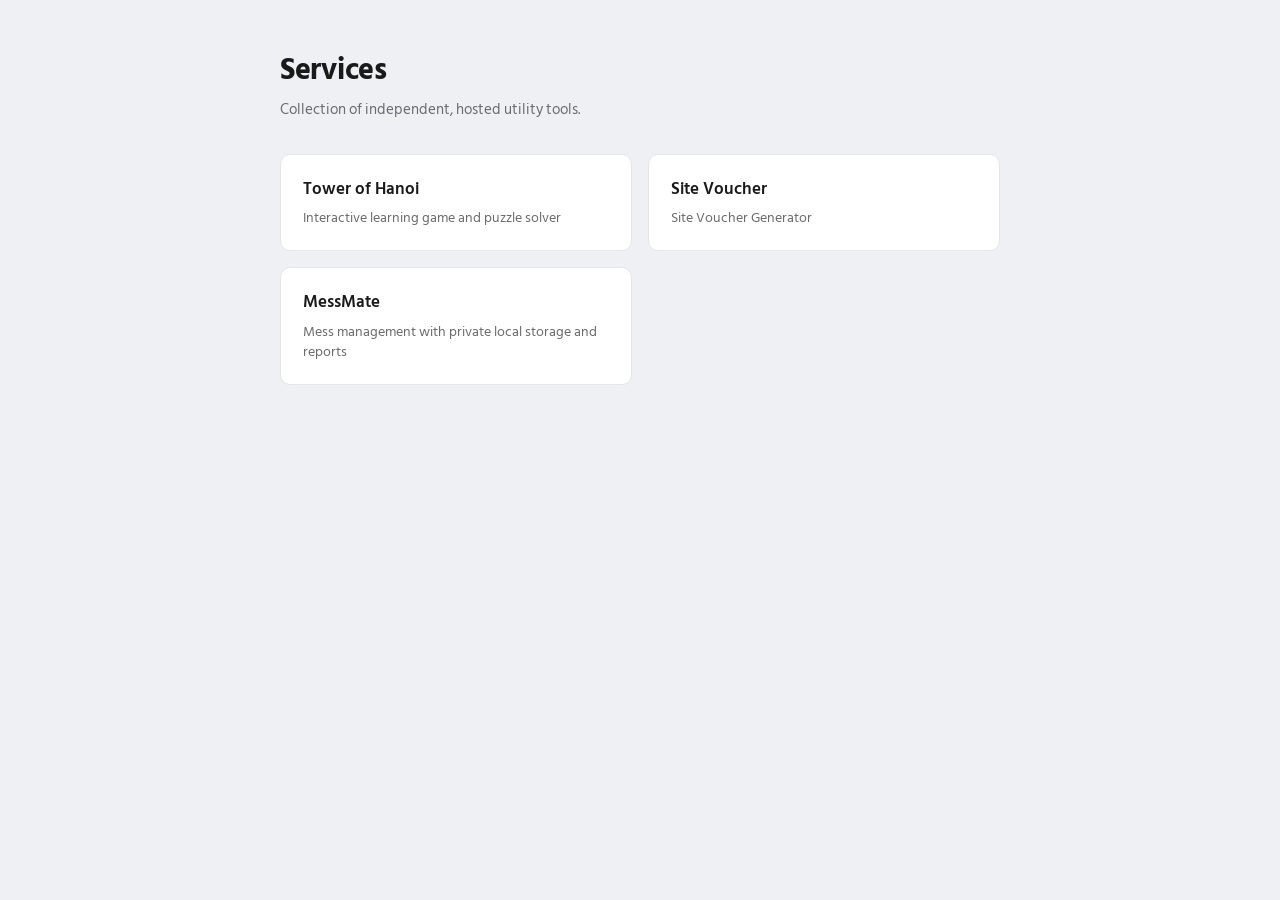
<file: index.html>
<!DOCTYPE html>
<html lang="en">
<head>
<meta charset="UTF-8" />
<meta name="viewport" content="width=device-width, initial-scale=1.0" />
<title>Services</title>
<link rel="preconnect" href="https://fonts.googleapis.com">
<link rel="preconnect" href="https://fonts.gstatic.com" crossorigin>
<link href="https://fonts.googleapis.com/css2?family=Hind+Siliguri:wght@400;500;600;700&display=swap" rel="stylesheet">
<style>
  :root {
    --font: 'Hind Siliguri', system-ui, sans-serif;
    --ink: #1a1a1a;
    --muted: #6b6b6b;
    --bg: #eef0f3;
    --card: #fff;
    --border: #e3e6eb;
  }
  * { box-sizing: border-box; margin: 0; padding: 0; }
  html, body {
    font-family: var(--font);
    color: var(--ink);
    -webkit-font-smoothing: antialiased;
    -moz-osx-font-smoothing: grayscale;
    text-rendering: optimizeLegibility;
  }
  body {
    background: var(--bg);
    min-height: 100vh;
    padding: 48px 20px;
    line-height: 1.5;
  }
  .wrap { max-width: 720px; margin: 0 auto; }
  h1 {
    font-size: 30px;
    font-weight: 700;
    margin-bottom: 6px;
    letter-spacing: -0.3px;
  }
  .sub {
    color: var(--muted);
    margin-bottom: 32px;
    font-size: 15px;
  }
  .grid {
    display: grid;
    grid-template-columns: repeat(auto-fill, minmax(240px, 1fr));
    gap: 16px;
  }
  .card {
    display: block;
    background: var(--card);
    padding: 22px;
    border-radius: 10px;
    border: 1px solid var(--border);
    text-decoration: none;
    color: inherit;
    transition: transform 0.15s ease, box-shadow 0.15s ease, border-color 0.15s ease;
  }
  .card:hover {
    transform: translateY(-2px);
    box-shadow: 0 4px 14px rgba(0,0,0,0.08);
    border-color: #c9d1db;
  }
  .card h2 { font-size: 17px; font-weight: 600; margin-bottom: 6px; }
  .card p { font-size: 14px; color: var(--muted); line-height: 1.45; }
</style>
</head>
<body>
<div class="wrap">
  <h1>Services</h1>
  <p class="sub">Collection of independent, hosted utility tools.</p>
  <div class="grid">
    <a class="card" href="learn_th/">
      <h2>Tower of Hanoi</h2>
      <p>Interactive learning game and puzzle solver</p>
    </a>
    <a class="card" href="voucher/">
      <h2>Site Voucher</h2>
      <p>Site Voucher Generator</p>
    </a>
    <a class="card" href="messmate/">
      <h2>MessMate</h2>
      <p>Mess management with private local storage and reports</p>
    </a>
  </div>
</div>
</body>
</html>
</file>
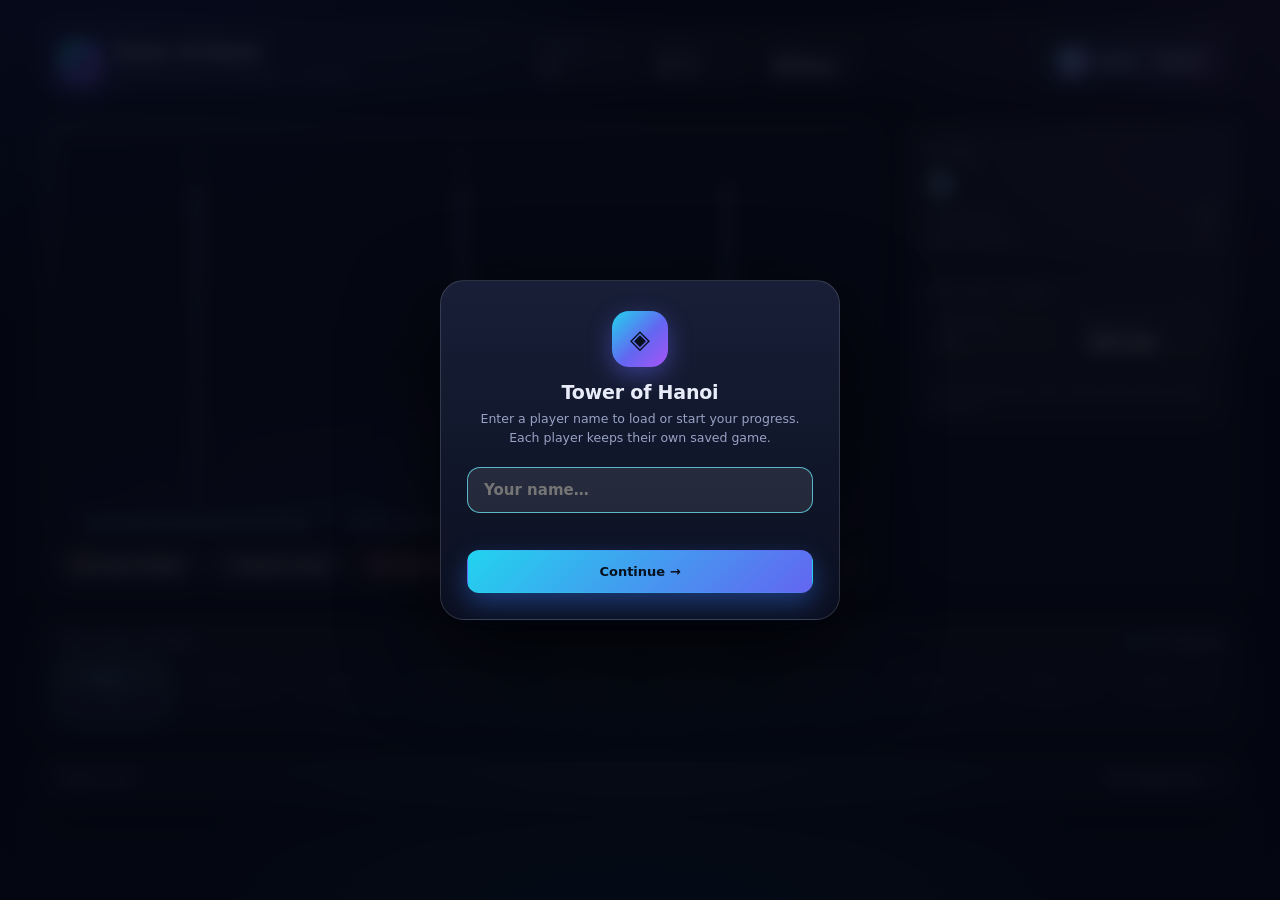
<file: learn_th/index.html>
<!DOCTYPE html>
<html lang="en">
<head>
<meta charset="UTF-8">
<meta name="viewport" content="width=device-width, initial-scale=1">
<title>Tower of Hanoi — Modern</title>
<style>
  *,*::before,*::after{box-sizing:border-box}
  html,body{height:100%}
  body{
    margin:0;
    font-family:'Inter',ui-sans-serif,system-ui,-apple-system,'Segoe UI',Roboto,sans-serif;
    color:#e8ecf8;
    background:
      radial-gradient(1100px 700px at 8% -10%, rgba(56,89,255,.28), transparent 60%),
      radial-gradient(900px 700px at 105% 0%, rgba(168,85,247,.22), transparent 55%),
      radial-gradient(900px 700px at 50% 115%, rgba(34,211,238,.16), transparent 60%),
      #070b18;
    min-height:100vh;
    display:flex;justify-content:center;
    padding:22px 16px 44px;
    -webkit-font-smoothing:antialiased;
  }

  /* ================= LAYOUT ================= */
  .app{
    width:min(1200px,100%);
    display:grid;
    grid-template-columns:minmax(0,1fr) 340px;
    grid-template-rows:auto auto auto auto;
    grid-template-areas:
      "top    top"
      "board  dash"
      "levels levels"
      "log    log";
    gap:16px;
    align-content:start;
  }
  .topbar{grid-area:top}
  .board-wrap{grid-area:board}
  .dash{grid-area:dash}
  .levels-card{grid-area:levels}
  .log-card{grid-area:log}

  .card,.topbar{
    background:linear-gradient(180deg, rgba(255,255,255,.055), rgba(255,255,255,.018));
    border:1px solid rgba(255,255,255,.1);
    border-radius:20px;
    backdrop-filter:blur(12px);
    -webkit-backdrop-filter:blur(12px);
    box-shadow:0 20px 50px rgba(0,0,0,.35), inset 0 1px 0 rgba(255,255,255,.07);
  }

  /* ================= TOPBAR ================= */
  .topbar{
    display:flex;align-items:center;justify-content:space-between;
    gap:16px;flex-wrap:wrap;padding:14px 18px;
  }
  .brand{display:flex;align-items:center;gap:12px;min-width:0}
  .logo{
    width:44px;height:44px;border-radius:14px;display:grid;place-items:center;
    font-size:20px;font-weight:900;color:#08101f;
    background:linear-gradient(135deg,#22d3ee,#6366f1 55%,#a855f7);
    box-shadow:0 8px 24px rgba(99,102,241,.45);
    flex-shrink:0;
  }
  h1{font-size:17px;margin:0;font-weight:700;letter-spacing:.2px}
  .tagline{margin:3px 0 0;font-size:11.5px;color:#8b96b8}

  .user-chip{
    display:flex;align-items:center;gap:10px;
    padding:6px 8px 6px 14px;border-radius:13px;
    background:linear-gradient(135deg, rgba(34,211,238,.16), rgba(168,85,247,.16));
    border:1px solid rgba(255,255,255,.14);
    flex-shrink:0;
  }
  .user-chip .avatar{
    width:28px;height:28px;border-radius:9px;display:grid;place-items:center;
    font-size:13px;font-weight:800;color:#08101f;
    background:linear-gradient(135deg,#7dd3fc,#a78bfa);
    flex-shrink:0;
  }
  .user-chip .name{
    font-size:12.5px;font-weight:700;max-width:140px;
    overflow:hidden;text-overflow:ellipsis;white-space:nowrap;
  }
  .user-chip button{
    appearance:none;font:inherit;font-size:11px;font-weight:600;
    padding:6px 10px;border-radius:9px;cursor:pointer;color:#e8ecf8;
    border:1px solid rgba(255,255,255,.14);
    background:rgba(255,255,255,.06);
    transition:background .15s;
    flex-shrink:0;
  }
  .user-chip button:hover{background:rgba(255,255,255,.14)}

  .hud{display:flex;gap:10px;flex-wrap:wrap}
  .hud-item{
    min-width:104px;padding:8px 13px;border-radius:13px;
    background:rgba(255,255,255,.045);
    border:1px solid rgba(255,255,255,.09);
    display:flex;flex-direction:column;gap:2px;
  }
  .hud-label{font-size:10px;letter-spacing:.14em;text-transform:uppercase;color:#7d89ad}
  .hud-value{font-size:15px;font-weight:700;font-variant-numeric:tabular-nums;transition:color .2s}
  .hud-value.danger{color:#ff7a90}

  /* ================= BOARD ================= */
  .board-wrap{padding:16px;display:flex;flex-direction:column;gap:14px}
  .board{
    position:relative;
    display:flex;
    align-items:stretch;
    gap:12px;
    height:400px;
    padding:16px 12px 0;
    border-radius:16px;
    background:
      radial-gradient(120% 80% at 50% 112%, rgba(99,102,241,.18), transparent 70%),
      linear-gradient(180deg, rgba(8,12,26,.55), rgba(8,12,26,.22));
    border:1px solid rgba(255,255,255,.07);
    overflow:hidden;
    user-select:none;
    -webkit-tap-highlight-color:transparent;
  }
  .peg{
    position:relative;flex:1;height:100%;cursor:pointer;
    border-radius:14px;
    transition:background .2s, box-shadow .2s;
  }
  .peg:hover{background:rgba(255,255,255,.035)}
  .peg.active{background:rgba(110,231,249,.07);box-shadow:inset 0 0 0 1px rgba(110,231,249,.35)}
  .rod{
    position:absolute;left:50%;bottom:18px;transform:translateX(-50%);
    width:10px;height:calc(100% - 50px);
    border-radius:6px;
    background:linear-gradient(180deg,#4b5678,#232b47);
    box-shadow:inset 0 0 8px rgba(0,0,0,.55), 0 0 22px rgba(0,0,0,.35);
  }
  .base{
    position:absolute;bottom:0;left:5%;right:5%;height:14px;border-radius:8px;
    background:linear-gradient(180deg,#3b4568,#1e2540);
    box-shadow:0 8px 18px rgba(0,0,0,.5), inset 0 1px 0 rgba(255,255,255,.14);
  }
  .stack{
    position:absolute;left:0;right:0;bottom:18px;z-index:2;
    display:flex;flex-direction:column-reverse;align-items:center;
    gap:var(--gap,5px);
  }
  .disk{
    height:var(--dh,22px);
    border-radius:7px;
    position:relative;
    transition:transform .18s cubic-bezier(.34,1.4,.64,1), box-shadow .18s;
  }
  .disk::after{
    content:'';position:absolute;left:10%;right:10%;top:2px;height:3px;
    border-radius:4px;background:rgba(255,255,255,.35);
  }
  .disk.selected{
    transform:translateY(-12px) scale(1.03);
    z-index:5;
    box-shadow:0 0 0 2px rgba(110,231,249,.95), 0 10px 24px rgba(110,231,249,.35) !important;
  }
  .peg-label{
    position:absolute;top:4px;left:50%;transform:translateX(-50%);
    font-size:10.5px;letter-spacing:.22em;color:#6b769a;font-weight:700;
  }
  @keyframes shake{
    10%,90%{transform:translateX(-2px)}
    20%,80%{transform:translateX(3px)}
    30%,50%,70%{transform:translateX(-5px)}
    40%,60%{transform:translateX(5px)}
  }
  .peg.shake{animation:shake .42s ease}

  @keyframes correctGlow {
    0%   { box-shadow: inset 0 0 0 1px transparent; background: transparent; }
    40%  { box-shadow: inset 0 0 0 3px rgba(110,231,183,.9); background: rgba(110,231,183,.1); }
    100% { box-shadow: inset 0 0 0 1px transparent; background: transparent; }
  }
  .peg.correct { animation: correctGlow .6s ease; }

  @keyframes wrongShake {
    10%,90%{transform:translateX(-3px)}
    20%,80%{transform:translateX(4px)}
    30%,50%,70%{transform:translateX(-6px)}
    40%,60%{transform:translateX(6px)}
  }
  .peg.wrong {
    animation: wrongShake .45s ease;
    box-shadow: inset 0 0 0 2px rgba(255,113,133,.8);
    background: rgba(255,113,133,.09);
  }

  @keyframes hintPulse {
    0%,100%{box-shadow: inset 0 0 0 1px transparent;}
    50%    {box-shadow: inset 0 0 0 3px rgba(110,231,249,.9);}
  }
  .peg.hint { animation: hintPulse .6s ease 3; }

  /* ================= LEARN PANEL ================= */
  .learn-panel{
    display:flex;align-items:center;gap:12px;
    padding:12px 14px;
    border-radius:14px;
    background:linear-gradient(135deg, rgba(34,211,238,.14), rgba(168,85,247,.1));
    border:1px solid rgba(110,231,249,.4);
    box-shadow:0 0 24px rgba(110,231,249,.12), inset 0 1px 0 rgba(255,255,255,.08);
    animation: pop .25s ease;
  }
  .learn-panel[hidden]{display:none}
  .learn-panel.correct{
    border-color:rgba(110,231,183,.75);
    background:linear-gradient(135deg, rgba(110,231,183,.16), rgba(52,211,153,.08));
    box-shadow:0 0 24px rgba(110,231,183,.2), inset 0 1px 0 rgba(255,255,255,.08);
  }
  .learn-panel.wrong{
    border-color:rgba(255,113,133,.7);
    background:linear-gradient(135deg, rgba(255,113,133,.16), rgba(244,63,94,.08));
    box-shadow:0 0 24px rgba(255,113,133,.18), inset 0 1px 0 rgba(255,255,255,.08);
  }
  .learn-icon{
    font-size:19px;line-height:1;flex-shrink:0;
    width:32px;height:32px;border-radius:10px;
    display:grid;place-items:center;
    background:rgba(255,255,255,.08);
  }
  .learn-text{
    flex:1;min-width:0;
    font-size:12.5px;line-height:1.4;
    color:#c3cbe6;
    overflow:hidden;
    text-overflow:ellipsis;
  }
  .learn-text b{color:#7dd3fc;font-weight:700}
  .learn-text .ok{color:#6ee7b7}
  .learn-text .bad{color:#ff8fa1}
  .learn-step{
    font-size:11.5px;font-weight:700;
    color:#7dd3fc;
    font-variant-numeric:tabular-nums;
    padding:4px 9px;border-radius:8px;
    background:rgba(110,231,249,.14);
    border:1px solid rgba(110,231,249,.3);
    flex-shrink:0;
  }
  .learn-panel.correct .learn-step{
    color:#6ee7b7;background:rgba(110,231,183,.14);border-color:rgba(110,231,183,.3);
  }
  .learn-panel.wrong .learn-step{
    color:#ff8fa1;background:rgba(255,113,133,.14);border-color:rgba(255,113,133,.3);
  }
  .btn.ghost{
    background:rgba(255,255,255,.06);
    border-color:rgba(255,255,255,.16);
    font-size:11.5px;padding:7px 12px;
  }
  .btn.ghost:hover{background:rgba(255,255,255,.14)}

  /* ================= CONTROLS ================= */
  .controls{display:flex;align-items:center;gap:10px;flex-wrap:wrap}
  .btn{
    appearance:none;font:inherit;font-size:13px;font-weight:600;
    padding:10px 17px;border-radius:12px;cursor:pointer;color:#e8ecf8;
    border:1px solid rgba(255,255,255,.14);
    background:linear-gradient(180deg, rgba(255,255,255,.12), rgba(255,255,255,.045));
    transition:transform .15s, background .15s, box-shadow .15s, border-color .15s, color .15s;
  }
  .btn:hover{background:linear-gradient(180deg, rgba(255,255,255,.2), rgba(255,255,255,.08));transform:translateY(-1px)}
  .btn:active{transform:translateY(0) scale(.98)}
  .btn.primary{
    border-color:transparent;color:#06111f;
    background:linear-gradient(135deg,#22d3ee,#6366f1);
    box-shadow:0 10px 26px rgba(56,120,255,.4);
  }
  .btn.primary:hover{box-shadow:0 14px 32px rgba(56,120,255,.55)}
  .btn.danger{
    border-color:rgba(251,113,133,.35);
    background:linear-gradient(180deg, rgba(251,113,133,.18), rgba(251,113,133,.06));
    color:#ffc2cc;
  }
  .btn.learn-on{
    border-color:rgba(110,231,249,.75);
    background:linear-gradient(180deg, rgba(110,231,249,.28), rgba(110,231,249,.1));
    color:#7dd3fc;
    box-shadow:0 0 22px rgba(110,231,249,.28);
  }
  .btn.learn-on:hover{
    background:linear-gradient(180deg, rgba(110,231,249,.36), rgba(110,231,249,.16));
  }
  .hint{margin-left:auto;font-size:11.5px;color:#7d89ad;text-align:right;max-width:280px;line-height:1.5}
  .hint b{
    display:inline-block;padding:0 5px;border-radius:4px;
    background:rgba(255,255,255,.07);color:#c3cbe6;
  }

  /* ================= DASHBOARD ================= */
  .dash{padding:14px;display:flex;flex-direction:column;gap:12px}
  .panel{
    background:rgba(255,255,255,.04);
    border:1px solid rgba(255,255,255,.08);
    border-radius:15px;padding:13px;
  }
  .panel-title{
    font-size:10.5px;letter-spacing:.15em;text-transform:uppercase;
    color:#7d89ad;margin:0 0 10px;font-weight:600;
  }
  .big-score{
    font-size:34px;font-weight:800;letter-spacing:-1px;line-height:1;
    background:linear-gradient(135deg,#7dd3fc,#a78bfa 60%,#f0abfc);
    -webkit-background-clip:text;background-clip:text;color:transparent;
    font-variant-numeric:tabular-nums;
  }
  .sub{font-size:12px;color:#8b96b8;margin-top:8px;display:flex;justify-content:space-between}
  .sub b{color:#e8ecf8;font-variant-numeric:tabular-nums}
  .step-row{display:flex;gap:10px}
  .step-row>div{
    flex:1;display:flex;flex-direction:column;gap:3px;
    background:rgba(255,255,255,.04);padding:9px 11px;border-radius:11px;
  }
  .step-row b{font-size:17px;font-variant-numeric:tabular-nums}
  .muted{color:#7d89ad;font-size:11px}
  .progress{height:6px;border-radius:99px;background:rgba(255,255,255,.08);overflow:hidden;margin:11px 0 8px}
  .bar{height:100%;width:0;border-radius:99px;transition:width .25s ease, background .25s;
       background:linear-gradient(90deg,#22d3ee,#818cf8)}
  .bar.over{background:linear-gradient(90deg,#fb7185,#f43f5e)}

  /* ================= PER-LEVEL SCORES ================= */
  .levels-card{padding:16px 18px 18px}
  .levels-head{
    display:flex;align-items:center;justify-content:space-between;
    gap:12px;flex-wrap:wrap;margin-bottom:14px;
  }
  .levels-head .panel-title{margin:0}
  .levels-sum{
    font-size:11.5px;font-weight:600;color:#7d89ad;
    font-variant-numeric:tabular-nums;letter-spacing:.02em;
  }
  .levels-sum b{color:#7dd3fc}

  .level-grid{
    display:grid;
    grid-template-columns:repeat(auto-fill, minmax(104px, 1fr));
    gap:9px;
  }
  .level-item{
    display:flex;flex-direction:column;align-items:center;justify-content:center;
    gap:5px;padding:11px 8px 12px;
    border-radius:13px;text-align:center;
    background:rgba(255,255,255,.04);
    border:1px solid rgba(255,255,255,.075);
    transition:transform .16s, border-color .2s, background .2s, opacity .2s, box-shadow .2s;
  }
  .level-item:hover{transform:translateY(-2px);border-color:rgba(255,255,255,.18)}
  .level-item .lv{
    font-size:9.5px;letter-spacing:.16em;text-transform:uppercase;
    color:#7d89ad;font-weight:700;
  }
  .level-item .sc{
    font-size:15.5px;font-weight:800;letter-spacing:-.3px;
    font-variant-numeric:tabular-nums;color:#6ee7b7;line-height:1.1;
  }
  .level-item .sc.empty{color:#525c7a;font-weight:600}
  .level-item .sc.live{color:#7dd3fc}

  .level-item.current{
    border-color:rgba(110,231,249,.65);
    background:linear-gradient(180deg, rgba(110,231,249,.16), rgba(168,85,247,.1));
    box-shadow:0 0 22px rgba(110,231,249,.18), inset 0 1px 0 rgba(255,255,255,.1);
  }
  .level-item.current .lv{color:#7dd3fc}
  .level-item.locked{opacity:.4}
  .level-item.locked:hover{transform:none}

  /* ================= MOVE LOG ================= */
  .log-card{padding:0;overflow:hidden}
  .log-toggle{
    width:100%;
    appearance:none;font:inherit;text-align:left;
    display:flex;align-items:center;gap:14px;
    padding:16px 20px;
    background:transparent;border:none;cursor:pointer;color:#e8ecf8;
    transition:background .15s;
  }
  .log-toggle:hover{background:rgba(255,255,255,.045)}
  .log-toggle:active{background:rgba(255,255,255,.07)}
  .log-toggle-label{
    font-size:10.5px;letter-spacing:.15em;text-transform:uppercase;
    color:#7d89ad;font-weight:700;
  }
  .log-count{
    margin-left:auto;
    font-size:11.5px;font-weight:600;color:#8b96b8;
    font-variant-numeric:tabular-nums;
    overflow:hidden;text-overflow:ellipsis;white-space:nowrap;
    max-width:60%;
  }
  .log-chev{
    font-size:12px;color:#7d89ad;line-height:1;
    transition:transform .25s ease;
    flex-shrink:0;
  }
  .log-card.open .log-chev{transform:rotate(180deg)}

  .log-body{
    max-height:0;
    overflow:hidden;
    transition:max-height .32s ease;
  }
  .log-card.open .log-body{max-height:340px}
  .log-body-inner{padding:0 20px 18px}

  .log{
    list-style:none;margin:0;padding:0;
    max-height:290px;overflow-y:auto;
    display:flex;flex-direction:column;gap:5px;
  }
  .log li{
    display:grid;
    grid-template-columns:44px 1fr 70px 80px;
    gap:10px;align-items:center;
    font-size:12.5px;padding:8px 12px;border-radius:10px;
    background:rgba(255,255,255,.035);
    animation:pop .2s ease;
  }
  @keyframes pop{from{opacity:0;transform:translateY(-4px)}to{opacity:1;transform:none}}
  .log li.empty{
    grid-template-columns:1fr;text-align:center;
    color:#7d89ad;background:transparent;padding:14px 0;
  }
  .log li.correct{background:linear-gradient(90deg, rgba(110,231,183,.12), rgba(110,231,183,.04));}
  .log li.wrong  {background:linear-gradient(90deg, rgba(255,113,133,.12), rgba(255,113,133,.04));}
  .log-n{color:#7d89ad;font-variant-numeric:tabular-nums}
  .log-m{color:#c3cbe6;font-weight:600;letter-spacing:.03em}
  .log-t{color:#7d89ad;font-variant-numeric:tabular-nums;font-size:11.5px;text-align:right}
  .log-p{color:#6ee7b7;font-weight:700;font-variant-numeric:tabular-nums;text-align:right}
  .log-p.bad{color:#ff8fa1}
  .log::-webkit-scrollbar{width:6px}
  .log::-webkit-scrollbar-thumb{background:rgba(255,255,255,.15);border-radius:99px}

  /* ================= MODAL ================= */
  .overlay{
    position:fixed;inset:0;z-index:50;
    display:grid;place-items:center;padding:20px;
    background:rgba(4,7,16,.74);
    backdrop-filter:blur(7px);-webkit-backdrop-filter:blur(7px);
    opacity:0;pointer-events:none;transition:opacity .22s;
  }
  .overlay.show{opacity:1;pointer-events:auto}
  .modal{
    width:min(430px,100%);
    border-radius:22px;padding:26px 24px;
    background:linear-gradient(180deg,rgba(24,31,56,.97),rgba(11,16,32,.99));
    border:1px solid rgba(255,255,255,.13);
    box-shadow:0 34px 80px rgba(0,0,0,.65);
    text-align:center;
    transform:translateY(16px) scale(.96);
    transition:transform .28s cubic-bezier(.34,1.4,.64,1);
  }
  .overlay.show .modal{transform:none}
  .modal-icon{font-size:44px;line-height:1;margin-bottom:10px}
  .modal h2{margin:0 0 8px;font-size:20px;letter-spacing:-.2px}
  .modal p{margin:0;font-size:13px;color:#98a2c4;line-height:1.55}
  .modal-stats{display:flex;flex-direction:column;gap:7px;margin:18px 0 20px;font-size:13px}
  .modal-stats>div{
    display:flex;justify-content:space-between;padding:9px 13px;border-radius:11px;
    background:rgba(255,255,255,.05);
  }
  .modal-stats .total{
    background:linear-gradient(135deg,rgba(34,211,238,.2),rgba(168,85,247,.2));
    font-weight:700;
  }
  .modal-stats .best{justify-content:center;color:#fbbf24;background:transparent;font-weight:600}
  .modal-stats b.bad{color:#ff7a90}
  .modal-actions{display:flex;gap:10px;justify-content:center;flex-wrap:wrap}

  /* ================= USERNAME GATE ================= */
  .name-overlay{
    position:fixed;inset:0;z-index:80;
    display:grid;place-items:center;padding:20px;
    background:rgba(4,7,16,.82);
    backdrop-filter:blur(9px);-webkit-backdrop-filter:blur(9px);
    opacity:0;pointer-events:none;transition:opacity .25s;
  }
  .name-overlay.show{opacity:1;pointer-events:auto}
  .name-card{
    width:min(400px,100%);
    border-radius:24px;padding:30px 26px 26px;
    background:linear-gradient(180deg,rgba(24,31,56,.98),rgba(11,16,32,.99));
    border:1px solid rgba(255,255,255,.14);
    box-shadow:0 34px 90px rgba(0,0,0,.7);
    text-align:center;
    transform:translateY(16px) scale(.96);
    transition:transform .3s cubic-bezier(.34,1.4,.64,1);
  }
  .name-overlay.show .name-card{transform:none}
  .name-card .logo{
    width:56px;height:56px;border-radius:17px;font-size:26px;
    margin:0 auto 14px;
  }
  .name-card h2{margin:0 0 6px;font-size:19px;letter-spacing:-.2px}
  .name-card p{margin:0 0 20px;font-size:12.5px;color:#98a2c4;line-height:1.55}
  .name-card input{
    width:100%;font:inherit;font-size:15px;font-weight:600;
    padding:13px 16px;border-radius:13px;color:#e8ecf8;
    background:rgba(255,255,255,.055);
    border:1px solid rgba(255,255,255,.16);
    outline:none;transition:border-color .15s, background .15s;
    margin-bottom:12px;
  }
  .name-card input:focus{
    border-color:rgba(110,231,249,.75);
    background:rgba(255,255,255,.09);
  }
  .name-card .err{
    font-size:11.5px;color:#ff8fa1;min-height:15px;margin-bottom:10px;
  }
  .name-card .btn{width:100%;padding:13px}
  .saved-users{
    margin-top:16px;padding-top:14px;
    border-top:1px dashed rgba(255,255,255,.12);
    text-align:left;
  }
  .saved-users .lbl{font-size:10px;letter-spacing:.16em;text-transform:uppercase;color:#7d89ad;margin-bottom:8px}
  .saved-users .list{display:flex;flex-wrap:wrap;gap:6px}
  .saved-users button{
    appearance:none;font:inherit;font-size:12px;font-weight:600;
    padding:7px 12px;border-radius:10px;cursor:pointer;color:#c3cbe6;
    border:1px solid rgba(255,255,255,.13);
    background:rgba(255,255,255,.05);
    transition:background .15s,border-color .15s,color .15s;
  }
  .saved-users button:hover{background:rgba(110,231,249,.14);border-color:rgba(110,231,249,.5);color:#e8ecf8}

  /* ================= TOAST ================= */
  .toast{
    position:fixed;left:50%;bottom:28px;z-index:90;
    transform:translate(-50%,18px);
    padding:11px 20px;border-radius:13px;font-size:13px;font-weight:500;
    background:rgba(20,26,48,.96);
    border:1px solid rgba(255,255,255,.14);
    box-shadow:0 16px 40px rgba(0,0,0,.5);
    opacity:0;pointer-events:none;transition:opacity .25s, transform .25s;
    max-width:calc(100vw - 40px);
    text-align:center;
  }
  .toast.show{opacity:1;transform:translate(-50%,0)}
  .toast.warn{border-color:rgba(251,113,133,.5);color:#ffc2cc}
  .toast.ok{border-color:rgba(110,231,183,.5);color:#a7f3d0}

  /* ================= MOBILE ================= */
  @media (max-width:880px){
    body{padding:14px 12px 40px}

    .app{
      display:flex;
      flex-direction:column;
      gap:14px;
      width:100%;
    }
    .topbar,.board-wrap,.dash,.levels-card,.log-card{
      grid-area:auto;width:100%;position:relative;
    }

    .topbar{
      display:grid;
      grid-template-columns:minmax(0, 1fr) auto;
      grid-template-areas:
        "brand chip"
        "hud   hud";
      gap:12px 10px;
      padding:14px;
      align-items:center;
    }
    .brand{grid-area:brand;min-width:0;gap:10px;}
    .brand > div:last-child{min-width:0;overflow:hidden;}
    .brand .logo{
      width:38px;height:38px;font-size:17px;border-radius:12px;
      box-shadow:0 6px 18px rgba(99,102,241,.4);
      flex-shrink:0;
    }
    .brand h1{
      font-size:14.5px;white-space:nowrap;
      overflow:hidden;text-overflow:ellipsis;
    }
    .brand .tagline{
      font-size:10px;white-space:nowrap;
      overflow:hidden;text-overflow:ellipsis;
    }

    .user-chip{
      grid-area:chip;padding:4px 4px 4px 9px;gap:6px;
      border-radius:11px;flex-shrink:0;max-width:150px;
    }
    .user-chip .avatar{width:24px;height:24px;font-size:11px;border-radius:8px;flex-shrink:0;}
    .user-chip .name{
      font-size:11.5px;max-width:56px;
      overflow:hidden;text-overflow:ellipsis;white-space:nowrap;min-width:0;
    }
    .user-chip button{padding:5px 9px;font-size:10.5px;border-radius:8px;flex-shrink:0;}

    .hud{grid-area:hud;width:100%;gap:8px;}
    .hud-item{flex:1;min-width:0;padding:8px 10px;border-radius:11px;}
    .hud-label{font-size:9.5px;letter-spacing:.1em}
    .hud-value{font-size:14px}

    .board{height:290px}
    .board-wrap{padding:14px;gap:12px}

    /* Learn panel mobile */
    .learn-panel{
      padding:10px 12px;
      gap:10px;
      flex-wrap:wrap;
      border-radius:12px;
    }
    .learn-icon{width:28px;height:28px;font-size:16px;border-radius:9px}
    .learn-text{font-size:11.5px;order:2;flex:1 0 100%;}
    .learn-step{font-size:10.5px;padding:3px 8px;order:3}
    .learn-panel .btn.ghost{order:4;padding:6px 10px;font-size:11px;margin-left:auto}

    /* Controls: 2-col grid; Learn button full width on top */
    .controls{
      display:grid;
      grid-template-columns:1fr 1fr;
      gap:8px;
    }
    .controls #btnLearn{
      grid-column:1 / -1;
    }
    .controls .btn{
      width:100%;
      padding:12px 10px;
      font-size:12.5px;
      text-align:center;
      display:flex;
      align-items:center;
      justify-content:center;
      gap:6px;
      white-space:nowrap;
    }
    .controls .hint{
      grid-column:1 / -1;
      margin:4px 0 0;
      padding:10px 4px 0;
      text-align:center;
      font-size:10.5px;
      line-height:1.6;
      color:#8b96b8;
      border-top:1px dashed rgba(255,255,255,.08);
      max-width:none;
      width:100%;
    }

    .dash{padding:12px;gap:10px}
    .panel{padding:12px}
    .big-score{font-size:30px}

    .levels-card{padding:14px}
    .levels-head{margin-bottom:11px}
    .level-grid{
      grid-template-columns:repeat(3, minmax(0, 1fr));
      gap:7px;
    }
    .level-item{padding:9px 5px 10px;gap:3px;border-radius:11px;}
    .level-item .lv{font-size:8.5px;letter-spacing:.1em}
    .level-item .sc{font-size:13.5px}

    .log-toggle{padding:14px 16px;gap:10px}
    .log-count{font-size:11px}
    .log-body-inner{padding:0 16px 16px}
    .log li{
      grid-template-columns:36px 1fr 52px 62px;
      gap:8px;font-size:11.5px;padding:7px 10px;
    }
    .log-t{font-size:10.5px}
  }

  @media (max-width:400px){
    .brand h1{font-size:13.5px}
    .brand .tagline{font-size:9.5px}
    .user-chip{padding:3px 3px 3px 8px;gap:5px;max-width:130px}
    .user-chip .name{max-width:44px;font-size:11px}
    .user-chip button{padding:4px 7px;font-size:10px}
    .user-chip .avatar{width:22px;height:22px;font-size:10px}
    .controls .btn{font-size:12px;padding:11px 8px}
    .level-grid{grid-template-columns:repeat(3, minmax(0, 1fr));gap:6px}
    .level-item .lv{font-size:8px}
    .level-item .sc{font-size:12.5px}
  }
</style>
</head>
<body>

<!-- ============ USERNAME GATE ============ -->
<div class="name-overlay" id="nameOverlay">
  <div class="name-card">
    <div class="logo">◈</div>
    <h2>Tower of Hanoi</h2>
    <p>Enter a player name to load or start your progress.<br>Each player keeps their own saved game.</p>
    <input id="nameInput" type="text" placeholder="Your name…" maxlength="20" autocomplete="off" spellcheck="false">
    <div class="err" id="nameErr"></div>
    <button class="btn primary" id="nameBtn">Continue →</button>
    <div class="saved-users" id="savedUsersWrap" style="display:none">
      <div class="lbl">Saved players</div>
      <div class="list" id="savedUsersList"></div>
    </div>
  </div>
</div>

<div class="app">

  <!-- ====== TOP BAR ====== -->
  <header class="topbar">
    <div class="brand">
      <div class="logo">◈</div>
      <div>
        <h1>Tower of Hanoi</h1>
        <p class="tagline">Clear each level in exactly 2<sup>n</sup> − 1 moves</p>
      </div>
    </div>
    <div class="hud">
      <div class="hud-item"><span class="hud-label">Level</span><span class="hud-value" id="hudLevel">1</span></div>
      <div class="hud-item"><span class="hud-label">Moves</span><span class="hud-value" id="hudMoves">0 / 1</span></div>
      <div class="hud-item"><span class="hud-label">Time</span><span class="hud-value" id="hudTime">00:00.0</span></div>
    </div>
    <div class="user-chip">
      <div class="avatar" id="userAvatar">?</div>
      <div class="name" id="userName">Guest</div>
      <button id="btnSwitch" title="Switch player">Switch</button>
    </div>
  </header>

  <!-- ====== BOARD ====== -->
  <section class="card board-wrap">
    <div class="board" id="board">
      <div class="peg" data-peg="0">
        <div class="rod"></div><div class="stack"></div><div class="base"></div>
        <span class="peg-label">A</span>
      </div>
      <div class="peg" data-peg="1">
        <div class="rod"></div><div class="stack"></div><div class="base"></div>
        <span class="peg-label">B</span>
      </div>
      <div class="peg" data-peg="2">
        <div class="rod"></div><div class="stack"></div><div class="base"></div>
        <span class="peg-label">C</span>
      </div>
    </div>

    <!-- ====== LEARN PANEL ====== -->
    <div class="learn-panel" id="learnPanel" hidden>
      <div class="learn-icon" id="learnIcon">📚</div>
      <div class="learn-text" id="learnText">Make the optimal move.</div>
      <div class="learn-step" id="learnStepBadge">0 / 0</div>
      <button class="btn ghost" id="btnHint" type="button">💡 Hint</button>
    </div>

    <div class="controls">
      <button class="btn" id="btnLearn">📚 Learn Mode</button>
      <button class="btn" id="btnReset">↺ Reset Level</button>
      <button class="btn danger" id="btnClear">🗑 Clear My Memory</button>
      <div class="hint">Tap a peg to lift its top disk, then tap another to drop. Keys <b>1</b> <b>2</b> <b>3</b> also work.</div>
    </div>
  </section>

  <!-- ====== DASHBOARD ====== -->
  <aside class="card dash">
    <div class="panel">
      <div class="panel-title">Score</div>
      <div class="big-score" id="totalScore">0</div>
      <div class="sub"><span>Level score</span><b id="levelScore">0</b></div>
      <div class="sub"><span>Best this level</span><b id="bestScore">—</b></div>
    </div>

    <div class="panel">
      <div class="panel-title">Per-step points</div>
      <div class="step-row">
        <div><span class="muted">Last move</span><b id="lastPts">—</b></div>
        <div><span class="muted">Next move</span><b id="nextPts">100 pts</b></div>
      </div>
      <div class="progress"><div class="bar" id="moveBar"></div></div>
      <div class="muted">Faster moves earn more. Slow moves decay down to 10 pts.</div>
    </div>
  </aside>

  <!-- ====== PER-LEVEL SCORES ====== -->
  <section class="card levels-card">
    <div class="levels-head">
      <div class="panel-title">Per-level scores</div>
      <div class="levels-sum" id="levelsSum">0 / 10 cleared</div>
    </div>
    <div class="level-grid" id="levelGrid"></div>
  </section>

  <!-- ====== MOVE LOG ====== -->
  <section class="card log-card" id="logCard">
    <button class="log-toggle" id="logToggle" type="button" aria-expanded="false">
      <span class="log-toggle-label">Move log</span>
      <span class="log-count" id="logCount">No moves yet</span>
      <span class="log-chev" id="logChev">▾</span>
    </button>
    <div class="log-body" id="logBody">
      <div class="log-body-inner">
        <ul class="log" id="log"></ul>
      </div>
    </div>
  </section>
</div>

<!-- ====== MODAL ====== -->
<div class="overlay" id="overlay">
  <div class="modal">
    <div class="modal-icon" id="modalIcon">🏆</div>
    <h2 id="modalTitle">Level Complete</h2>
    <p id="modalSub"></p>
    <div class="modal-stats" id="modalStats"></div>
    <div class="modal-actions" id="modalActions"></div>
  </div>
</div>

<div class="toast" id="toast"></div>

<script>
(() => {
  'use strict';

  /* ===================================================================
     ⚙️  OPTIMIZATION TIPS
     ===================================================================
     • MOVE_BASE  → Points awarded for an instant move (default 100).
     • DECAY      → Points lost per second of thinking time (default 12).
     • MIN_MOVE   → Minimum points a single move can earn (default 10).
     • MAX_LEVEL  → Highest disk count / level reachable (default 10).
     • SAVE_KEY   → Base localStorage key for per-user cache.
     =================================================================== */
  const MOVE_BASE = 100;
  const DECAY     = 12;
  const MIN_MOVE  = 10;
  const MAX_LEVEL = 10;
  const SAVE_KEY  = 'hanoi_modern_v1';

  const USERS_KEY = 'hanoi_modern_users';
  const PEG_NAMES = ['A', 'B', 'C'];

  /* ================= ELEMENTS ================= */
  const $ = id => document.getElementById(id);
  const els = {
    board:       $('board'),
    pegs:        [...document.querySelectorAll('.peg')],
    hudLevel:    $('hudLevel'),
    hudMoves:    $('hudMoves'),
    hudTime:     $('hudTime'),
    totalScore:  $('totalScore'),
    levelScore:  $('levelScore'),
    bestScore:   $('bestScore'),
    lastPts:     $('lastPts'),
    nextPts:     $('nextPts'),
    moveBar:     $('moveBar'),
    levelGrid:   $('levelGrid'),
    levelsSum:   $('levelsSum'),
    logCard:     $('logCard'),
    logToggle:   $('logToggle'),
    logCount:    $('logCount'),
    log:         $('log'),
    overlay:     $('overlay'),
    modalIcon:   $('modalIcon'),
    modalTitle:  $('modalTitle'),
    modalSub:    $('modalSub'),
    modalStats:  $('modalStats'),
    modalActions:$('modalActions'),
    toast:       $('toast'),
    nameOverlay:     $('nameOverlay'),
    nameInput:       $('nameInput'),
    nameErr:         $('nameErr'),
    nameBtn:         $('nameBtn'),
    savedUsersWrap:  $('savedUsersWrap'),
    savedUsersList:  $('savedUsersList'),
    userAvatar:      $('userAvatar'),
    userName:        $('userName'),
    btnSwitch:       $('btnSwitch'),
    /* learn mode */
    btnLearn:        $('btnLearn'),
    learnPanel:      $('learnPanel'),
    learnIcon:       $('learnIcon'),
    learnText:       $('learnText'),
    learnStepBadge:  $('learnStepBadge'),
    btnHint:         $('btnHint')
  };

  /* ================= HELPERS ================= */
  const top     = arr => arr.length ? arr[arr.length - 1] : undefined;
  const optimal = n => Math.pow(2, n) - 1;
  const clamp   = (v, a, b) => Math.min(b, Math.max(a, v));

  function fmtTime(ms) {
    const t = Math.max(0, ms) / 1000;
    const m = Math.floor(t / 60);
    const s = Math.floor(t % 60);
    const d = Math.floor((t * 10) % 10);
    return String(m).padStart(2, '0') + ':' +
           String(s).padStart(2, '0') + '.' + d;
  }
  function normalizeName(raw) {
    return String(raw || '').trim().replace(/\s+/g, ' ').slice(0, 20);
  }
  function userKey(name) { return SAVE_KEY + ':' + name; }

  /**
   * Generate the optimal move sequence for the classic Hanoi puzzle.
   *   n    = number of disks
   *   from = source peg index (0)
   *   to   = destination peg index (2)
   *   via  = auxiliary peg index (1)
   * Returns array of { disk, from, to } in order.
   */
  function generateSolution(n, from, to, via) {
    const out = [];
    (function helper(n, f, t, v) {
      if (n === 0) return;
      helper(n - 1, f, v, t);
      out.push({ disk: n, from: f, to: t });
      helper(n - 1, v, t, f);
    })(n, from, to, via);
    return out;
  }

  /* ================= USER REGISTRY ================= */
  function getUsers() {
    try {
      const raw = JSON.parse(localStorage.getItem(USERS_KEY) || '[]');
      return Array.isArray(raw) ? raw.filter(u => typeof u === 'string') : [];
    } catch (e) { return []; }
  }
  function rememberUser(name) {
    try {
      const list = getUsers();
      if (!list.includes(name)) {
        list.push(name);
        localStorage.setItem(USERS_KEY, JSON.stringify(list));
      }
    } catch (e) {}
  }
  function forgetUser(name) {
    try {
      const list = getUsers().filter(u => u !== name);
      localStorage.setItem(USERS_KEY, JSON.stringify(list));
    } catch (e) {}
  }

  /* ================= STATE ================= */
  let state = null;
  let currentUser = null;
  let timerId = null;
  let toastTimer = null;
  let logOpen = false;
  let learnMode = false;
  let learnSolution = [];

  function defaultState() {
    return {
      level: 1, banked: 0, levelScore: 0, best: {},
      pegs: [[], [], []], moves: 0, selected: null, solved: false,
      log: [], lastMoveAt: 0, lastStep: null,
      elapsedBefore: 0, running: false, startTime: 0,
      learnStep: 0
    };
  }

  /* ================= TIMER ================= */
  function elapsed() {
    return state.elapsedBefore + (state.running ? Date.now() - state.startTime : 0);
  }
  function startTimer() {
    if (state.running) return;
    state.running = true;
    state.startTime = Date.now();
    if (timerId) clearInterval(timerId);
    timerId = setInterval(tick, 100);
  }
  function stopTimer() {
    if (state.running) {
      state.elapsedBefore = elapsed();
      state.running = false;
    }
    if (timerId) { clearInterval(timerId); timerId = null; }
  }
  function tick() {
    els.hudTime.textContent = fmtTime(elapsed());
    const dt = (elapsed() - state.lastMoveAt) / 1000;
    els.nextPts.textContent =
      Math.max(MIN_MOVE, Math.round(MOVE_BASE - dt * DECAY)) + ' pts';
  }

  /* ================= PERSISTENCE ================= */
  function save() {
    if (!currentUser || !state) return;
    try {
      localStorage.setItem(userKey(currentUser), JSON.stringify({
        v: 1, user: currentUser, level: state.level,
        banked: state.banked, levelScore: state.levelScore, best: state.best,
        pegs: state.pegs, moves: state.moves, log: state.log.slice(0, 40),
        lastMoveAt: state.lastMoveAt, elapsed: elapsed(), savedAt: Date.now()
      }));
    } catch (e) {}
  }

  function loadForUser(name) {
    let d = null;
    try { d = JSON.parse(localStorage.getItem(userKey(name)) || 'null'); } catch (e) {}
    if (!d || d.v !== 1) return false;

    state.level      = clamp(d.level || 1, 1, MAX_LEVEL);
    state.banked     = d.banked || 0;
    state.best       = d.best || {};
    state.levelScore = d.levelScore || 0;

    const total = Array.isArray(d.pegs) && d.pegs.length === 3
      ? d.pegs.reduce((s, p) => s + (Array.isArray(p) ? p.length : 0), 0)
      : -1;

    const pegsOk =
      Array.isArray(d.pegs) && d.pegs.length === 3 &&
      d.pegs.every(p => Array.isArray(p)) &&
      total === state.level &&
      d.pegs[2].length !== state.level;

    if (!pegsOk) { startLevel(state.level); return true; }

    state.pegs          = d.pegs;
    state.moves         = d.moves || 0;
    state.log           = Array.isArray(d.log) ? d.log : [];
    state.lastMoveAt    = d.lastMoveAt || 0;
    state.elapsedBefore = d.elapsed || 0;
    state.selected      = null;
    state.solved        = false;
    state.lastStep      = state.log.length ? state.log[0].pts : null;

    render();
    if (state.moves > 0) startTimer();
    return true;
  }

  function clearCurrentUserData() {
    if (!currentUser) return;
    try { localStorage.removeItem(userKey(currentUser)); } catch (e) {}
    forgetUser(currentUser);
  }

  /* ================= LEARN MODE ================= */
  function setupLearnForLevel() {
    if (!learnMode) { learnSolution = []; state.learnStep = 0; return; }
    learnSolution = generateSolution(state.level, 0, 2, 1);
    state.learnStep = 0;
  }

  function setLearnStatus(kind, text) {
    els.learnPanel.classList.remove('correct', 'wrong');
    if (kind === 'correct') {
      els.learnPanel.classList.add('correct');
      els.learnIcon.textContent = '✅';
    } else if (kind === 'wrong') {
      els.learnPanel.classList.add('wrong');
      els.learnIcon.textContent = '❌';
    } else {
      els.learnIcon.textContent = '📚';
    }
    els.learnText.innerHTML = text;
    const total = learnSolution.length || optimal(state.level);
    els.learnStepBadge.textContent = (state.learnStep) + ' / ' + total;
  }

  function updateLearnUI() {
    if (learnMode) {
      els.btnLearn.classList.add('learn-on');
      els.btnLearn.innerHTML = '✓ Learn Mode ON';
      els.learnPanel.hidden = false;
      setLearnStatus('idle',
        'Follow the optimal path. Wrong moves will be rejected — tap <b>Hint</b> if stuck.');
    } else {
      els.btnLearn.classList.remove('learn-on');
      els.btnLearn.innerHTML = '📚 Learn Mode';
      els.learnPanel.hidden = true;
    }
  }

  function toggleLearnMode() {
    setLearnMode(!learnMode);
  }

  function setLearnMode(on) {
    if (learnMode === on) return;
    learnMode = on;
    if (on) {
      // Reset the level so we start from a clean state, then build solution
      startLevel(state.level);
      flash('Learn mode ON — follow the optimal solution.', 'ok');
    } else {
      learnSolution = [];
      state.learnStep = 0;
      updateLearnUI();
      render();
      flash('Learn mode OFF — try it yourself!');
    }
  }

  function showHint() {
    if (!learnMode) return;
    const expected = learnSolution[state.learnStep];
    if (!expected) {
      flash('No more moves — solution complete.', 'ok');
      return;
    }
    flash('Hint: move from ' + PEG_NAMES[expected.from] + ' → ' + PEG_NAMES[expected.to], 'ok');
    // Pulse source peg
    const el = els.pegs[expected.from];
    el.classList.remove('hint');
    void el.offsetWidth;
    el.classList.add('hint');
    setTimeout(() => el.classList.remove('hint'), 1900);
  }

  function onLearnComplete() {
    state.solved = true;
    state.selected = null;
    stopTimer();

    els.modalIcon.textContent  = '🎓';
    els.modalTitle.textContent = 'Level ' + state.level + ' learned!';
    els.modalSub.textContent   =
      'You followed the optimal solution step by step. Ready to solve it on your own?';

    els.modalStats.innerHTML = `
      <div><span>Level</span><b>${state.level}</b></div>
      <div><span>Steps followed</span><b>${learnSolution.length}</b></div>
      <div><span>Optimal moves</span><b>${optimal(state.level)}</b></div>
      <div class="total"><span>Result</span><b>Practice complete</b></div>
    `;

    els.modalActions.innerHTML = '';
    addModalBtn('Practice alone', 'primary', () => {
      closeModal();
      setLearnMode(false);
      startLevel(state.level);
      flash('Learn mode off — solve it yourself!', 'ok');
    });
    if (state.level < MAX_LEVEL) {
      addModalBtn('Learn Level ' + (state.level + 1) + ' →', '', () => {
        closeModal();
        // Keep learn mode on; startLevel will regenerate the solution
        startLevel(state.level + 1);
      });
    }
    openModal();
  }

  /* ================= GAME FLOW ================= */
  function newGame() {
    state = defaultState();
    startLevel(1);
  }

  function startLevel(level, opts = {}) {
    stopTimer();
    state.level = clamp(level, 1, MAX_LEVEL);

    state.pegs = [[], [], []];
    for (let s = state.level; s >= 1; s--) state.pegs[0].push(s);

    state.moves         = 0;
    state.selected      = null;
    state.solved        = false;
    state.log           = [];
    state.lastMoveAt    = 0;
    state.lastStep      = null;
    state.elapsedBefore = 0;
    state.running       = false;
    state.startTime     = 0;
    state.learnStep     = 0;

    if (opts.keepScore !== true) state.levelScore = 0;

    // Regenerate learn solution for the new level if learn mode is active
    setupLearnForLevel();
    updateLearnUI();

    render();
    if (opts.save !== false) save();
  }

  function onPeg(index) {
    if (!currentUser || state.solved) return;
    if (!state.running) startTimer();

    if (state.selected === null) {
      if (!state.pegs[index].length) return;
      state.selected = index;
      render();
      return;
    }
    if (state.selected === index) {
      state.selected = null;
      render();
      return;
    }
    attemptMove(state.selected, index);
  }

  function attemptMove(from, to) {
    const disk    = top(state.pegs[from]);
    const destTop = top(state.pegs[to]);

    // Rule: cannot place larger disk on smaller
    if (destTop !== undefined && destTop < disk) {
      shakePeg(to);
      flash('A larger disk cannot sit on a smaller one.', 'warn');
      return false;
    }

    /* ---------- LEARN MODE VALIDATION ---------- */
    if (learnMode) {
      const expected = learnSolution[state.learnStep];

      if (!expected || expected.from !== from || expected.to !== to) {
        // Wrong move — reject, do NOT apply
        wrongPeg(to);
        const hint = expected
          ? 'Correct move is ' + PEG_NAMES[expected.from] + ' → ' + PEG_NAMES[expected.to] + '.'
          : 'The solution is already complete.';
        setLearnStatus('wrong', '<span class="bad">✗ Wrong move.</span> ' + hint);
        flash('✗ Wrong move. ' + hint, 'warn');
        return false;
      }

      // Correct move — apply it
      state.pegs[from].pop();
      state.pegs[to].push(disk);
      state.selected = null;
      state.learnStep++;

      // Visual + textual confirmation
      correctPeg(to);
      const done = state.learnStep >= learnSolution.length;
      setLearnStatus('correct',
        done
          ? '<span class="ok">✓ Perfect!</span> You solved it — the solution is complete.'
          : '<span class="ok">✓ Correct!</span> Keep going…');

      render();
      checkWin();
      return true;
    }

    /* ---------- NORMAL PLAY PATH ---------- */
    state.pegs[from].pop();
    state.pegs[to].push(disk);
    state.selected = null;

    if (!state.running) startTimer();

    const now = elapsed();
    const dt  = Math.max(0, (now - state.lastMoveAt) / 1000);
    const pts = Math.max(MIN_MOVE, Math.round(MOVE_BASE - dt * DECAY));

    state.moves++;
    state.levelScore += pts;
    state.lastMoveAt  = now;
    state.lastStep    = pts;
    state.log.unshift({ n: state.moves, from, to, dt, pts, ok: true });
    if (state.log.length > 100) state.log.length = 100;

    render();
    checkWin();
    save();
    return true;
  }

  function checkWin() {
    if (state.pegs[2].length !== state.level) return;
    if (state.solved) return;

    if (learnMode) {
      onLearnComplete();
      return;
    }

    state.solved = true;
    state.selected = null;
    stopTimer();

    const lvl  = state.level;
    const opt  = optimal(lvl);
    const time = elapsed();

    if (state.moves === opt) {
      const par          = opt * 1.5 + 3;
      const speedBonus   = Math.max(0, Math.round((par - time / 1000) * 15 * lvl));
      const perfectBonus = 200 * lvl;
      const movePts      = state.levelScore;
      const earned       = movePts + speedBonus + perfectBonus;

      state.levelScore = earned;
      state.banked    += earned;

      const prevBest = state.best[lvl] || 0;
      const isBest   = earned > prevBest;
      if (isBest) state.best[lvl] = earned;

      if (lvl < MAX_LEVEL) startLevel(lvl + 1);
      else { state.levelScore = 0; save(); }
      render();

      showWinModal({ level: lvl, earned, movePts, speedBonus, perfectBonus, time, isBest });
    } else {
      render();
      save();
      showFailModal({ level: lvl, moves: state.moves, opt });
    }
  }

  /* ================= RENDER ================= */
  function render() {
    const n   = state.level;
    const dh  = n <= 6 ? 22 : n <= 8 ? 17 : 13;
    const gap = n <= 6 ? 5  : n <= 8 ? 4  : 3;

    els.board.style.setProperty('--dh', dh + 'px');
    els.board.style.setProperty('--gap', gap + 'px');

    els.pegs.forEach((pegEl, i) => {
      const stack = pegEl.querySelector('.stack');
      stack.innerHTML = '';
      const arr = state.pegs[i];

      arr.forEach((size, idx) => {
        const d = document.createElement('div');
        d.className = 'disk';
        const pct = 30 + (size / n) * 62;
        d.style.width = pct.toFixed(1) + '%';
        const hue = 190 + ((size - 1) / Math.max(1, n - 1)) * 150;
        d.style.background =
          `linear-gradient(180deg, hsl(${hue} 95% 74%), hsl(${hue} 88% 54%))`;
        d.style.boxShadow =
          `0 3px 10px hsla(${hue} 90% 30% / .55), inset 0 1px 0 rgba(255,255,255,.5)`;
        if (state.selected === i && idx === arr.length - 1) d.classList.add('selected');
        stack.appendChild(d);
      });
      pegEl.classList.toggle('active', state.selected === i);
    });

    const opt = optimal(n);
    els.hudLevel.textContent = n;
    els.hudMoves.textContent = state.moves + ' / ' + opt;
    els.hudMoves.classList.toggle('danger', state.moves > opt);
    els.hudTime.textContent  = fmtTime(elapsed());

    els.totalScore.textContent = (state.banked + state.levelScore).toLocaleString();
    els.levelScore.textContent = state.levelScore.toLocaleString();
    const best = state.best[n];
    els.bestScore.textContent  = best ? best.toLocaleString() : '—';
    els.lastPts.textContent    = state.lastStep == null ? '—' : '+' + state.lastStep;

    const pct = Math.min(100, (state.moves / opt) * 100);
    els.moveBar.style.width = pct + '%';
    els.moveBar.classList.toggle('over', state.moves > opt);

    if (!state.running) els.nextPts.textContent = MOVE_BASE + ' pts';

    renderLevelScores();
    renderLog();
  }

  function renderLevelScores() {
    const cur = state.level;
    let html = '';
    let cleared = 0;

    for (let i = 1; i <= MAX_LEVEL; i++) {
      const bestScore = state.best[i];
      const isCurrent = i === cur;
      const isLocked  = i > cur && !bestScore;
      if (bestScore) cleared++;

      let cls = 'level-item';
      if (isCurrent) cls += ' current';
      if (isLocked)  cls += ' locked';

      let scoreTxt, scoreCls;
      if (bestScore) {
        scoreTxt = bestScore.toLocaleString();
        scoreCls = 'sc';
      } else if (isCurrent && state.levelScore > 0 && !learnMode) {
        scoreTxt = state.levelScore.toLocaleString();
        scoreCls = 'sc live';
      } else {
        scoreTxt = '—';
        scoreCls = 'sc empty';
      }

      const title = bestScore
        ? `Level ${i} — best ${bestScore.toLocaleString()}`
        : (isCurrent ? `Level ${i} — in progress` : `Level ${i} — not cleared`);

      html += `<div class="${cls}" title="${title}">
        <span class="lv">Level ${i}</span>
        <span class="${scoreCls}">${scoreTxt}</span>
      </div>`;
    }
    els.levelGrid.innerHTML = html;
    els.levelsSum.innerHTML = `<b>${cleared}</b> / ${MAX_LEVEL} cleared`;
  }

  function renderLog() {
    const count = state.log.length;
    if (!count) {
      els.logCount.textContent = 'No moves yet';
    } else {
      const last = state.log[0];
      els.logCount.textContent =
        count + (count === 1 ? ' move' : ' moves') +
        ' • last ' + PEG_NAMES[last.from] + ' → ' + PEG_NAMES[last.to];
    }

    if (!count) {
      els.log.innerHTML = '<li class="empty">No moves yet</li>';
      return;
    }
    els.log.innerHTML = state.log.slice(0, 40).map(e =>
      `<li>
         <span class="log-n">#${e.n}</span>
         <span class="log-m">${PEG_NAMES[e.from]} → ${PEG_NAMES[e.to]}</span>
         <span class="log-t">${e.dt.toFixed(1)}s</span>
         <span class="log-p">+${e.pts}</span>
       </li>`
    ).join('');
  }

  function setLogOpen(open) {
    logOpen = open;
    els.logCard.classList.toggle('open', open);
    els.logToggle.setAttribute('aria-expanded', open ? 'true' : 'false');
  }

  function renderUserChip() {
    if (!currentUser) {
      els.userName.textContent = 'Guest';
      els.userAvatar.textContent = '?';
      return;
    }
    els.userName.textContent = currentUser;
    els.userAvatar.textContent = currentUser.charAt(0).toUpperCase();
  }

  /* ================= PEG FEEDBACK ================= */
  function shakePeg(i) {
    const el = els.pegs[i];
    el.classList.remove('shake');
    void el.offsetWidth;
    el.classList.add('shake');
    setTimeout(() => el.classList.remove('shake'), 460);
  }
  function correctPeg(i) {
    const el = els.pegs[i];
    el.classList.remove('correct');
    void el.offsetWidth;
    el.classList.add('correct');
    setTimeout(() => el.classList.remove('correct'), 620);
  }
  function wrongPeg(i) {
    const el = els.pegs[i];
    el.classList.remove('wrong');
    void el.offsetWidth;
    el.classList.add('wrong');
    setTimeout(() => el.classList.remove('wrong'), 480);
  }

  function flash(msg, type) {
    els.toast.textContent = msg;
    els.toast.className = 'toast show' + (type ? ' ' + type : '');
    clearTimeout(toastTimer);
    toastTimer = setTimeout(() => { els.toast.className = 'toast'; }, 2200);
  }

  function addModalBtn(label, cls, fn) {
    const b = document.createElement('button');
    b.className = 'btn ' + cls;
    b.textContent = label;
    b.addEventListener('click', fn);
    els.modalActions.appendChild(b);
  }

  function openModal()  { els.overlay.classList.add('show'); }
  function closeModal() { els.overlay.classList.remove('show'); }

  function showWinModal(info) {
    const { level, earned, movePts, speedBonus, perfectBonus, time, isBest } = info;
    const last = level >= MAX_LEVEL;

    els.modalIcon.textContent  = last ? '🏆' : '✨';
    els.modalTitle.textContent = last ? 'All Levels Cleared!' : 'Level ' + level + ' Complete!';
    els.modalSub.textContent   = last
      ? 'You mastered every tower with perfect precision. Legendary.'
      : `Solved in exactly ${optimal(level)} moves. Level ${level + 1} unlocked.`;

    els.modalStats.innerHTML = `
      <div><span>Move points</span><b>+${movePts.toLocaleString()}</b></div>
      <div><span>Speed bonus</span><b>+${speedBonus.toLocaleString()}</b></div>
      <div><span>Perfect bonus</span><b>+${perfectBonus.toLocaleString()}</b></div>
      <div><span>Time</span><b>${fmtTime(time)}</b></div>
      <div class="total"><span>Level total</span><b>+${earned.toLocaleString()}</b></div>
      ${isBest ? '<div class="best">★ New best score for this level!</div>' : ''}
    `;

    els.modalActions.innerHTML = '';
    if (last) {
      addModalBtn('Play Again', 'primary', () => {
        closeModal();
        clearCurrentUserData();
        newGame();
        flash('Starting fresh from Level 1.', 'ok');
      });
    } else {
      addModalBtn('Next Level →', 'primary', () => closeModal());
    }
    openModal();
  }

  function showFailModal(info) {
    els.modalIcon.textContent  = '⚠️';
    els.modalTitle.textContent = 'Not a Perfect Solve';
    els.modalSub.textContent   =
      `You solved it in ${info.moves} moves, but the optimal is ${info.opt}. ` +
      `A level only counts when solved in exactly 2ⁿ − 1 moves.`;

    els.modalStats.innerHTML = `
      <div><span>Your moves</span><b class="bad">${info.moves}</b></div>
      <div><span>Required moves</span><b>${info.opt}</b></div>
    `;

    els.modalActions.innerHTML = '';
    addModalBtn('Retry Level', 'primary', () => {
      closeModal();
      startLevel(state.level);
      flash('Level reset — go for a perfect run.');
    });
    addModalBtn('Learn this level', '', () => {
      closeModal();
      setLearnMode(true);
    });
    openModal();
  }

  /* ================= USERNAME GATE ================= */
  function renderSavedUsers() {
    const list = getUsers();
    if (!list.length) {
      els.savedUsersWrap.style.display = 'none';
      return;
    }
    els.savedUsersWrap.style.display = '';
    els.savedUsersList.innerHTML = '';
    list.forEach(name => {
      const b = document.createElement('button');
      b.textContent = name;
      b.addEventListener('click', () => beginSession(name));
      els.savedUsersList.appendChild(b);
    });
  }

  function openNameGate() {
    stopTimer();
    els.nameErr.textContent = '';
    els.nameInput.value = '';
    renderSavedUsers();
    els.nameOverlay.classList.add('show');
    setTimeout(() => els.nameInput.focus(), 60);
  }
  function closeNameGate() { els.nameOverlay.classList.remove('show'); }

  function submitName() {
    const name = normalizeName(els.nameInput.value);
    if (!name) { els.nameErr.textContent = 'Please enter a name.'; return; }
    if (name.length < 2) { els.nameErr.textContent = 'Name must be at least 2 characters.'; return; }
    els.nameErr.textContent = '';
    beginSession(name);
  }

  function beginSession(name) {
    name = normalizeName(name);
    if (!name) return;

    if (currentUser && currentUser !== name) save();
    stopTimer();

    // Fresh session: learn mode is off by default
    setLearnMode(false);
    currentUser = name;
    rememberUser(name);
    renderUserChip();

    state = defaultState();
    const restored = loadForUser(name);

    if (!restored) {
      newGame();
      flash('Welcome, ' + name + '! New game started.', 'ok');
    } else {
      flash('Welcome back, ' + name + '! Progress loaded.', 'ok');
    }
    closeNameGate();
  }

  function switchUser() {
    if (currentUser) save();
    stopTimer();
    openNameGate();
  }

  /* ================= MEMORY (current user only) ================= */
  function clearMemory() {
    if (!currentUser) return;
    const ok = confirm(
      'Erase saved progress for "' + currentUser + '" only?\n\n' +
      'Other players\' data will be untouched.'
    );
    if (!ok) return;
    clearCurrentUserData();
    closeModal();
    newGame();
    flash('Memory cleared for ' + currentUser + ' — starting Level 1.', 'ok');
  }

  /* ================= WIRING ================= */
  els.pegs.forEach((pegEl, i) => {
    pegEl.addEventListener('click', () => onPeg(i));
  });

  els.logToggle.addEventListener('click', () => setLogOpen(!logOpen));
  els.btnLearn.addEventListener('click', toggleLearnMode);
  els.btnHint.addEventListener('click', showHint);

  document.addEventListener('keydown', e => {
    if (els.nameOverlay.classList.contains('show')) {
      if (e.key === 'Enter') submitName();
      return;
    }
    if (e.key >= '1' && e.key <= '3') onPeg(Number(e.key) - 1);
    if (e.key === 'h' || e.key === 'H') { if (learnMode) showHint(); }
    if (e.key === 'Escape' && !els.overlay.classList.contains('show')) {
      state.selected = null;
      render();
    }
  });

  $('btnReset').addEventListener('click', () => {
    closeModal();
    startLevel(state.level);
    flash('Level ' + state.level + ' reset.');
  });
  $('btnClear').addEventListener('click', clearMemory);

  els.nameBtn.addEventListener('click', submitName);
  els.btnSwitch.addEventListener('click', switchUser);

  window.addEventListener('beforeunload', save);
  document.addEventListener('visibilitychange', () => { if (document.hidden) save(); });

  /* ================= BOOT ================= */
  state = defaultState();
  setLogOpen(false);
  updateLearnUI();
  render();
  openNameGate();
})();
</script>
</body>
</html>
</file>
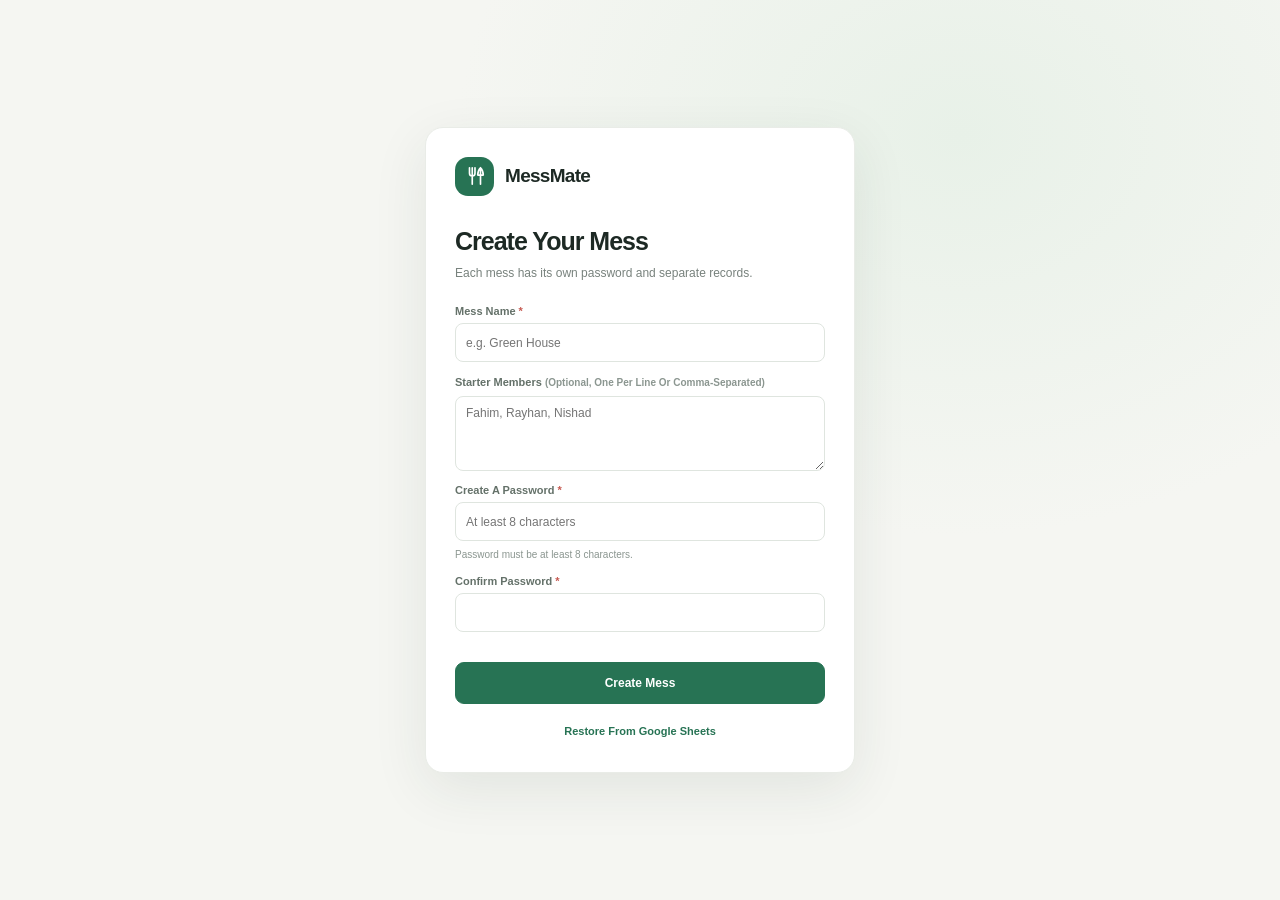
<file: messmate/index.html>
<!doctype html>
<html lang="en">
<head>
  <meta charset="utf-8">
  <meta name="viewport" content="width=device-width, initial-scale=1">
  <meta name="theme-color" content="#f5f6f2">
  <title>MessMate</title>
  <link id="app-favicon" rel="icon" href="data:image/svg+xml,%3Csvg xmlns='http://www.w3.org/2000/svg' viewBox='0 0 32 32'%3E%3Crect width='32' height='32' rx='8' fill='%23277354'/%3E%3C/svg%3E">
  <link rel="stylesheet" href="styles.css">
  <script src="https://accounts.google.com/gsi/client" defer></script>
  <script src="app.js" defer></script>
</head>
<body>
  <div id="app"></div>
  <div id="toast" class="toast" role="status" aria-live="polite"></div>
</body>
</html>
</file>
<file: messmate/styles.css>
:root {
  color-scheme: light;
  --bg: #f5f6f2;
  --surface: #fff;
  --surface-soft: #f7f8f5;
  --ink: #1d2924;
  --muted: #78827d;
  --line: #e9ece7;
  --green: #277354;
  --green-dark: #1c523d;
  --green-soft: #e7f2eb;
  --orange: #eaa45b;
  --red: #c65a51;
  --red-soft: #fbefed;
  --blue: #6388c5;
  --shadow: 0 8px 30px rgba(34, 55, 43, .055);
  font-family: "Segoe UI", "Aptos", Arial, sans-serif;
}

html { font-size: 16px; }
* { box-sizing: border-box; }
body { margin: 0; min-width: 320px; background: var(--bg); color: var(--ink); }
button, input, select, textarea { font: inherit; }
button { cursor: pointer; }
button, label, h1, h2, h3 { text-transform: capitalize; }
button:focus-visible, input:focus-visible, select:focus-visible, textarea:focus-visible {
  outline: 3px solid rgba(39, 115, 84, .24); outline-offset: 2px;
}
.hidden { display: none !important; }
.app-shell { min-height: 100vh; }

.sidebar {
  background: #fff; border-right: 1px solid var(--line); display: flex; flex-direction: column;
  height: 100vh; left: 0; padding: 27px 17px 20px; position: fixed; top: 0; width: 248px; z-index: 4;
}
.brand { align-items: center; display: flex; gap: 11px; padding: 0 10px; }
.brand-mark { align-items: center; background: var(--green); border-radius: 13px; color: #fff; display: flex; height: 39px; justify-content: center; width: 39px; }
.brand-mark svg { height: 22px; width: 22px; }
.brand-mark img { border-radius: 9px; height: 100%; object-fit: cover; width: 100%; }
.brand-name { font-family: "Segoe UI", "Aptos", Arial, sans-serif; font-size: 1.1875rem; font-weight: 800; letter-spacing: -.7px; max-width: 100%; overflow-wrap: anywhere; }
.mess-switcher { align-items: center; background: var(--surface-soft); border: 1px solid var(--line); border-radius: 12px; display: flex; gap: 10px; margin: 31px 0 26px; min-width: 0; padding: 11px; text-align: left; width: 100%; }
.mess-avatar { align-items: center; background: var(--green-soft); border-radius: 9px; color: var(--green-dark); display: flex; flex: 0 0 35px; font-size: 0.8125rem; font-weight: 800; height: 35px; justify-content: center; }
.mess-switcher-copy { flex: 1; min-width: 0; }
.mess-switcher-copy small, .eyebrow { color: var(--muted); display: block; font-size: 0.625rem; font-weight: 700; letter-spacing: .5px; text-transform: capitalize; }
.mess-switcher-copy strong { display: block; font-size: 0.8125rem; margin-top: 4px; overflow: hidden; text-overflow: ellipsis; text-transform: none; white-space: nowrap; }
.nav-label { color: #9aa39e; font-size: 0.625rem; font-weight: 700; letter-spacing: .5px; margin: 0 11px 10px; text-transform: capitalize; }
.nav-list { display: grid; gap: 5px; }
.nav-item { align-items: center; background: transparent; border: 0; border-radius: 10px; color: #79837d; display: flex; font-size: 0.8125rem; font-weight: 600; gap: 12px; padding: 11px 12px; text-align: left; transition: .18s ease; width: 100%; }
.nav-item:hover { background: var(--surface-soft); color: var(--ink); }
.nav-item.active { background: var(--green-soft); color: var(--green-dark); }
.nav-item svg, .icon-button svg { height: 18px; width: 18px; }
.nav-item .nav-count { background: #fff; border-radius: 20px; font-size: 0.6875rem; margin-left: auto; padding: 3px 8px; }
.sidebar-bottom { margin-top: auto; }
.main { margin-left: 248px; min-height: 100vh; padding: 0 38px 55px; }
.topbar { align-items: center; display: flex; justify-content: space-between; margin: 0 auto; max-width: 1180px; padding: 25px 0 27px; }
.breadcrumb { color: var(--muted); font-size: 0.75rem; }
.breadcrumb strong { color: var(--ink); font-weight: 700; }
.top-actions { align-items: flex-start; display: flex; gap: 10px; }
.month-filter { align-items: flex-end; display: flex; flex-direction: column; gap: 3px; }
.month-filter small { color: var(--muted); font-size: 0.5625rem; }
.month-select { background: #fff; border: 1px solid var(--line); border-radius: 9px; color: #57625c; font-size: 0.75rem; min-height: 37px; padding: 8px 11px; }
.sync-indicator { align-items: center; border-radius: 20px; display: inline-flex; flex: 0 0 auto; font-size: 0.625rem; font-weight: 700; gap: 6px; min-height: 30px; padding: 0 9px; }
.sync-dot { background: currentColor; border-radius: 50%; height: 7px; width: 7px; }
.sync-online { background: var(--green-soft); color: var(--green-dark); }
.sync-offline { background: var(--red-soft); color: var(--red); }
.sync-pending { background: #fbf0e2; color: #9c622a; }
.sync-local { background: var(--red-soft); color: var(--red); }
.icon-button { align-items: center; background: #fff; border: 1px solid var(--line); border-radius: 9px; color: #53605a; display: inline-flex; height: 37px; justify-content: center; width: 38px; }
.content { margin: 0 auto; max-width: 1180px; }
.page-heading { align-items: flex-end; display: flex; justify-content: space-between; margin: 2px 0 23px; }
.page-heading h1 { font-family: "Segoe UI", "Aptos", Arial, sans-serif; font-size: clamp(1.5rem, 3.2vw, 1.9375rem); letter-spacing: -1.2px; margin: 5px 0 4px; }
.page-heading p { color: var(--muted); font-size: 0.8125rem; margin: 0; }
.heading-actions { align-items: center; display: flex; gap: 8px; }
.primary-button, .secondary-button, .danger-button, .text-button {
  align-items: center; border-radius: 9px; display: inline-flex; font-size: 0.75rem; font-weight: 700; gap: 7px; justify-content: center; padding: 10px 14px; transition: .18s ease;
}
.primary-button { background: var(--green); border: 1px solid var(--green); color: #fff; }
.primary-button:hover { background: var(--green-dark); border-color: var(--green-dark); }
.secondary-button { background: #fff; border: 1px solid var(--line); color: #4b5851; }
.secondary-button:hover { border-color: #cfd9d0; }
.danger-button { background: var(--red-soft); border: 1px solid #f1d8d5; color: var(--red); }
.text-button { background: transparent; border: 0; color: var(--green); padding: 7px; }
.button-icon { font-size: 1.0625rem; line-height: 12px; }
.grid { display: grid; gap: 17px; }
.stats-grid { grid-template-columns: repeat(4, minmax(0, 1fr)); margin-bottom: 19px; }
.dashboard-stats { grid-template-columns: repeat(5, minmax(0, 1fr)); }
.card { background: var(--surface); border: 1px solid var(--line); border-radius: 14px; box-shadow: var(--shadow); }
.stat-card { min-height: 129px; padding: 17px 18px; }
.stat-top { align-items: center; color: var(--muted); display: flex; font-size: 0.6875rem; font-weight: 600; justify-content: space-between; }
.stat-icon { align-items: center; background: var(--green-soft); border-radius: 9px; color: var(--green); display: inline-flex; height: 30px; justify-content: center; width: 30px; }
.stat-icon.orange { background: #fbf0e2; color: #bc7836; }
.stat-icon.blue { background: #edf2fb; color: var(--blue); }
.stat-icon.red { background: var(--red-soft); color: var(--red); }
.stat-icon svg { height: 15px; width: 15px; }
.stat-value { font-family: "Segoe UI", "Aptos", Arial, sans-serif; font-size: clamp(1.25rem, 2.4vw, 1.625rem); font-weight: 800; letter-spacing: -.8px; margin-top: 13px; text-align: right; }
.stat-foot { color: #89938d; font-size: 0.625rem; margin-top: 4px; }
.dashboard-grid { align-items: start; grid-template-columns: minmax(0, 1.65fr) minmax(270px, 1fr); }
.panel { overflow: hidden; }
.panel-header { align-items: center; border-bottom: 1px solid var(--line); display: flex; justify-content: space-between; padding: 17px 19px; }
.panel-header h2 { font-size: 0.875rem; letter-spacing: -.15px; margin: 0; }
.panel-header p { color: var(--muted); font-size: 0.6875rem; margin: 4px 0 0; }
.panel-body { padding: 8px 19px 14px; }
.member-row { align-items: center; border-bottom: 1px solid #f0f2ef; display: flex; gap: 11px; padding: 13px 0; }
.member-row:last-child { border-bottom: 0; }
.member-avatar { align-items: center; background: #edf3ee; border-radius: 10px; color: var(--green-dark); display: inline-flex; flex: 0 0 36px; font-size: 0.6875rem; font-weight: 800; height: 36px; justify-content: center; }
.member-info { flex: 1; min-width: 0; }
.member-info strong { display: block; font-size: 0.75rem; overflow: hidden; text-overflow: ellipsis; white-space: nowrap; }
.member-info small { color: var(--muted); display: block; font-size: 0.625rem; margin-top: 4px; text-align: left; }
.member-balance { font-size: 0.75rem; font-weight: 700; text-align: right; white-space: nowrap; }
.member-balance small { color: var(--muted); display: block; font-size: 0.5625rem; font-weight: 500; margin-top: 4px; }
.positive { color: var(--green); }
.negative { color: var(--red); }
.neutral { color: #7a8580; }
.mini-chart { padding: 18px 19px 20px; }
.chart-summary { align-items: flex-end; display: flex; justify-content: space-between; margin-bottom: 19px; }
.chart-summary strong { font-family: "Segoe UI", "Aptos", Arial, sans-serif; font-size: 1.375rem; letter-spacing: -.7px; margin-left: auto; text-align: right; }
.chart-summary span { color: var(--muted); font-size: 0.625rem; }
.chart-bars { align-items: flex-end; display: flex; gap: 8px; height: 86px; }
.chart-day { align-items: center; color: #909a94; display: flex; flex: 1; flex-direction: column; font-size: 0.5625rem; gap: 7px; height: 100%; justify-content: flex-end; }
.chart-track { align-items: flex-end; background: #f1f4f0; border-radius: 5px 5px 3px 3px; display: flex; height: 65px; overflow: hidden; width: min(100%, 25px); }
.chart-bar { background: #8db9a0; border-radius: 5px 5px 3px 3px; min-height: 3px; width: 100%; }
.chart-bar.current { background: var(--green); }
.activity-list { display: grid; }
.activity-item { align-items: center; border-bottom: 1px solid #f0f2ef; display: flex; gap: 10px; padding: 12px 0; }
.activity-item:last-child { border-bottom: 0; }
.activity-symbol { align-items: center; background: #f3f5f2; border-radius: 9px; color: #5c6e63; display: flex; flex: 0 0 33px; font-size: 0.875rem; height: 33px; justify-content: center; }
.activity-copy { flex: 1; min-width: 0; }
.activity-copy strong { display: block; font-size: 0.6875rem; }
.activity-copy small { color: var(--muted); display: block; font-size: 0.625rem; margin-top: 4px; }
.activity-money { align-items: flex-end; display: flex; flex-direction: column; gap: 3px; white-space: nowrap; }
.activity-money small { font-size: 0.5625rem; font-weight: 700; }
.activity-money strong { font-size: 0.6875rem; }
.empty-state { color: var(--muted); font-size: 0.75rem; padding: 25px 12px; text-align: center; }
.empty-state strong { color: var(--ink); display: block; font-size: 0.8125rem; margin-bottom: 5px; }
.section-spacer { margin-top: 18px; }
.table-wrap { overflow-x: auto; }
.data-table { border-collapse: collapse; min-width: 560px; width: 100%; }
.data-table th { background: #fafbf9; color: #89938d; font-size: 0.5625rem; font-weight: 700; letter-spacing: .2px; padding: 11px 15px; text-align: left; text-transform: capitalize; white-space: nowrap; }
.data-table th.number, .data-table td.number { text-align: right; white-space: nowrap; }
.data-table td { border-top: 1px solid #eff1ee; font-size: 0.6875rem; padding: 12px 15px; vertical-align: middle; }
.data-table td strong { font-size: 0.6875rem; }
.row-actions { display: flex; gap: 3px; justify-content: flex-end; }
.row-actions button { background: transparent; border: 0; border-radius: 6px; color: #87918b; font-size: 0.6875rem; padding: 5px 7px; }
.row-actions button:hover { background: var(--surface-soft); color: var(--ink); }
.row-actions .remove:hover { background: var(--red-soft); color: var(--red); }
.filters { align-items: center; display: flex; gap: 8px; }
.search-input, .filter-select { background: #fff; border: 1px solid var(--line); border-radius: 8px; color: #4e5b54; font-size: 0.6875rem; padding: 9px 10px; }
.badge { border-radius: 99px; display: inline-block; font-size: 0.5625rem; font-weight: 700; padding: 5px 8px; }
.badge-active { background: var(--green-soft); color: var(--green-dark); }
.badge-archived { background: #f1f2ef; color: #78827d; }
.card-grid { grid-template-columns: repeat(2, minmax(0, 1fr)); }
.settlement-card { padding: 16px; }
.settlement-card .member-row { padding: 0 0 13px; }
.settlement-meta { display: flex; justify-content: space-between; padding-top: 12px; }
.settlement-meta span { color: var(--muted); font-size: 0.625rem; }
.settlement-meta strong { font-size: 0.6875rem; margin-left: auto; text-align: right; }
.settlement-total { border-top: 1px solid var(--line); margin-top: 10px; padding-top: 13px; }
.settlement-total span, .settlement-total strong { color: var(--ink); font-weight: 800; }
.settlement-balance { background: var(--surface-soft); border-radius: 8px; margin-top: 10px; padding: 10px; }
.report-option { align-items: flex-start; background: var(--surface-soft); border: 1px solid var(--line); border-radius: 10px; cursor: pointer; display: flex; gap: 11px; padding: 14px; }
.report-option input { accent-color: var(--green); height: 17px; margin: 1px 0 0; width: 17px; }
.report-option strong, .report-option small { display: block; }
.report-option strong { font-size: 0.75rem; }
.report-option small { color: var(--muted); font-size: 0.625rem; line-height: 1.5; margin-top: 4px; }
.settings-grid { grid-template-columns: minmax(0, 1.2fr) minmax(270px, .8fr); }
.settings-card { padding: 19px; }
.settings-card h2 { font-size: 0.875rem; margin: 0 0 6px; }
.settings-card p { color: var(--muted); font-size: 0.6875rem; line-height: 1.6; margin: 0 0 15px; }
.settings-actions { display: flex; flex-wrap: wrap; gap: 8px; }
.sync-settings-form { display: grid; gap: 12px; }
.sync-form-error:not(:empty) { background: var(--red-soft); border-radius: 7px; color: var(--red); font-size: 0.6875rem; line-height: 1.5; padding: 9px 10px; }
.sync-status-detail { border-left: 3px solid var(--line); margin: 12px 0 0 !important; padding: 2px 0 2px 9px; }
.settings-card code { background: #e9ede8; border-radius: 4px; font-size: .95em; padding: 2px 4px; }
.restore-list { display: grid; gap: 8px; margin-top: 12px; }
.restore-item { background: var(--surface-soft); border: 1px solid var(--line); border-radius: 9px; color: var(--ink); display: grid; gap: 4px; padding: 12px; text-align: left; }
.restore-item:hover { border-color: #b8cdbd; }
.restore-item strong { font-size: .75rem; }
.restore-item span, .restore-item small { color: var(--muted); font-size: .625rem; }
.font-scale-control { align-items: center; display: flex; gap: 12px; }
.font-scale-control input { accent-color: var(--green); flex: 1; min-width: 0; }
.font-scale-control output { color: var(--green-dark); font-size: .75rem; font-variant-numeric: tabular-nums; font-weight: 700; min-width: 42px; text-align: right; }
.danger-zone { border-color: #f0dedb; }
.form-grid { display: grid; gap: 13px; grid-template-columns: repeat(2, minmax(0, 1fr)); }
.field { display: grid; gap: 6px; }
.field.full { grid-column: 1 / -1; }
.field label { color: #647169; font-size: 0.6875rem; font-weight: 600; }
.field:has(:required) > label::after { color: var(--red); content: " *"; font-weight: 800; }
.check-option { align-items: center; display: flex; gap: 7px; }
.check-option input { accent-color: var(--green); height: 15px; width: 15px; }
.field input, .field select, .field textarea { background: #fff; border: 1px solid #dfe5df; border-radius: 8px; color: var(--ink); font-size: 0.75rem; min-height: 39px; padding: 9px 10px; width: 100%; }
.amount-input { align-items: center; background: #fff; border: 1px solid #dfe5df; border-radius: 8px; display: flex; overflow: hidden; }
.amount-input:focus-within { border-color: var(--green); box-shadow: 0 0 0 3px rgba(39, 115, 84, .12); }
.amount-input input { border: 0; min-width: 0; outline: 0; }
.amount-input input:focus-visible { outline: 0; }
.amount-input span { color: #647169; font-size: 0.75rem; font-weight: 700; padding: 0 11px; }
.field textarea { min-height: 75px; resize: vertical; }
.field-hint { color: #8b9690; font-size: 0.625rem; line-height: 1.5; }
.modal-backdrop { align-items: center; background: rgba(26, 39, 31, .45); display: flex; inset: 0; justify-content: center; padding: 16px; position: fixed; z-index: 20; }
.modal { background: #fff; border-radius: 15px; box-shadow: 0 22px 65px rgba(20, 35, 25, .22); max-height: min(88vh, 750px); max-width: 450px; overflow-y: auto; padding: 23px; width: 100%; }
.modal.wide { max-width: 560px; }
.modal-header { align-items: flex-start; display: flex; justify-content: space-between; margin-bottom: 19px; }
.modal-header h2 { font-size: 1.0625rem; letter-spacing: -.4px; margin: 0 0 5px; }
.modal-header p { color: var(--muted); font-size: 0.6875rem; line-height: 1.5; margin: 0; }
.modal-close { background: transparent; border: 0; color: #758079; font-size: 1.375rem; line-height: 1; padding: 0 0 4px 8px; }
.modal-actions { display: flex; gap: 8px; justify-content: flex-end; margin-top: 19px; }
.modal-error { background: var(--red-soft); border-radius: 7px; color: var(--red); display: none; font-size: 0.6875rem; margin-top: 12px; padding: 9px 11px; }
.modal-error.visible { display: block; }
.auth-wrap { align-items: center; background: radial-gradient(ellipse at 75% 15%, #e8f1e8 0, transparent 37%), var(--bg); display: flex; justify-content: center; min-height: 100vh; padding: 26px 17px; }
.auth-card { background: #fff; border: 1px solid var(--line); border-radius: 18px; box-shadow: 0 16px 55px rgba(34, 55, 43, .09); max-width: 430px; padding: 29px; width: 100%; }
.auth-card .brand { margin: 0 0 31px; padding: 0; }
.auth-card h1 { font-family: "Segoe UI", "Aptos", Arial, sans-serif; font-size: 1.5625rem; letter-spacing: -1px; margin: 0 0 8px; }
.auth-card > p { color: var(--muted); font-size: 0.75rem; line-height: 1.6; margin: 0 0 22px; }
.auth-form { display: grid; gap: 13px; }
.auth-form .mess-switcher { margin: 0; }
.auth-form .primary-button { min-height: 42px; margin-top: 4px; width: 100%; }
.auth-link { background: transparent; border: 0; color: var(--green); display: block; font-size: 0.6875rem; font-weight: 700; margin: 15px auto 0; padding: 6px; }
.auth-error { color: var(--red); font-size: 0.6875rem; line-height: 1.5; min-height: 0; }
.auth-error:not(:empty) { background: var(--red-soft); border-radius: 7px; padding: 9px 10px; }
.toast { background: #24352b; border-radius: 9px; bottom: 24px; box-shadow: var(--shadow); color: #fff; font-size: 0.75rem; left: 50%; opacity: 0; padding: 11px 16px; pointer-events: none; position: fixed; transform: translate(-50%, 10px); transition: .2s ease; z-index: 50; }
.toast.show { opacity: 1; transform: translate(-50%, 0); }
.bottom-nav { display: none; }
.mobile-only { display: none; }
.notice { background: #f4f7f3; border-radius: 9px; color: #69766d; font-size: 0.625rem; line-height: 1.6; margin-top: 14px; padding: 11px 12px; }
.allocation-notice { border-left: 3px solid var(--orange); color: var(--ink); margin: 0 0 16px; }
.month-note { color: var(--muted); font-size: 0.625rem; }
.inline-control { align-items: center; display: flex; gap: 8px; }

@media (max-width: 1000px) {
  .sidebar { width: 215px; }
  .main { margin-left: 215px; padding-left: 25px; padding-right: 25px; }
  .stats-grid { gap: 11px; }
  .dashboard-stats { grid-template-columns: repeat(3, minmax(0, 1fr)); }
  .stat-card { padding: 14px; }
}
@media (max-width: 760px) {
  .sidebar { display: none; }
  .main { margin: 0; padding: 0 16px 88px; }
  .topbar { padding: 16px 0 22px; }
  .topbar .breadcrumb { font-size: 0.6875rem; }
  .topbar .breadcrumb span { display: none; }
  .top-actions { gap: 6px; }
  .month-select { max-width: 142px; padding: 8px; }
  .sync-indicator { font-size: 0; gap: 0; height: 30px; justify-content: center; padding: 0; width: 30px; }
  .sync-dot { height: 9px; width: 9px; }
  .page-heading { align-items: flex-start; gap: 10px; }
  .heading-actions { flex-direction: column; }
  .page-heading h1 { font-size: 1.5625rem; }
  .page-heading p { font-size: 0.6875rem; line-height: 1.5; }
  .page-heading .primary-button { font-size: 0.6875rem; padding: 9px 10px; white-space: nowrap; }
  .page-heading .secondary-button { font-size: 0.625rem; padding: 8px; white-space: nowrap; }
  .stats-grid, .dashboard-stats { gap: 9px; grid-template-columns: repeat(2, minmax(0, 1fr)); margin-bottom: 12px; }
  .stat-card { min-height: 111px; padding: 12px; }
  .stat-value { font-size: 1.375rem; margin-top: 10px; }
  .dashboard-grid, .settings-grid { grid-template-columns: 1fr; }
  .card-grid { grid-template-columns: 1fr; }
  .panel-header { padding: 15px; }
  .panel-body { padding-left: 15px; padding-right: 15px; }
  .mini-chart { padding: 16px; }
  .bottom-nav { background: rgba(255,255,255,.96); border-top: 1px solid var(--line); bottom: 0; display: grid; grid-template-columns: repeat(5, 1fr); left: 0; padding: 7px 5px max(8px, env(safe-area-inset-bottom)); position: fixed; right: 0; z-index: 5; }
  .bottom-nav .nav-item { align-items: center; border-radius: 9px; flex-direction: column; font-size: 0.5625rem; gap: 3px; justify-content: center; padding: 6px 2px; }
  .bottom-nav .nav-item svg { height: 18px; width: 18px; }
  .bottom-nav .nav-item.active { background: transparent; color: var(--green); }
  .bottom-nav .nav-count { display: none; }
  .mobile-only { display: inline-flex; }
  .filters { flex-wrap: wrap; }
  .filters .search-input { min-width: 100px; }
  .data-table th, .data-table td { padding-left: 11px; padding-right: 11px; }
  .modal { padding: 19px; }
}
@media (max-width: 390px) {
  .main { padding-left: 12px; padding-right: 12px; }
  .topbar { align-items: flex-start; gap: 7px; }
  .month-select { font-size: 0.625rem; max-width: 125px; }
  .page-heading h1 { font-size: 1.4375rem; }
  .stat-card { padding: 10px; }
  .stat-top { font-size: 0.625rem; }
  .form-grid { grid-template-columns: 1fr; }
  .field.full { grid-column: auto; }
}
</file>
